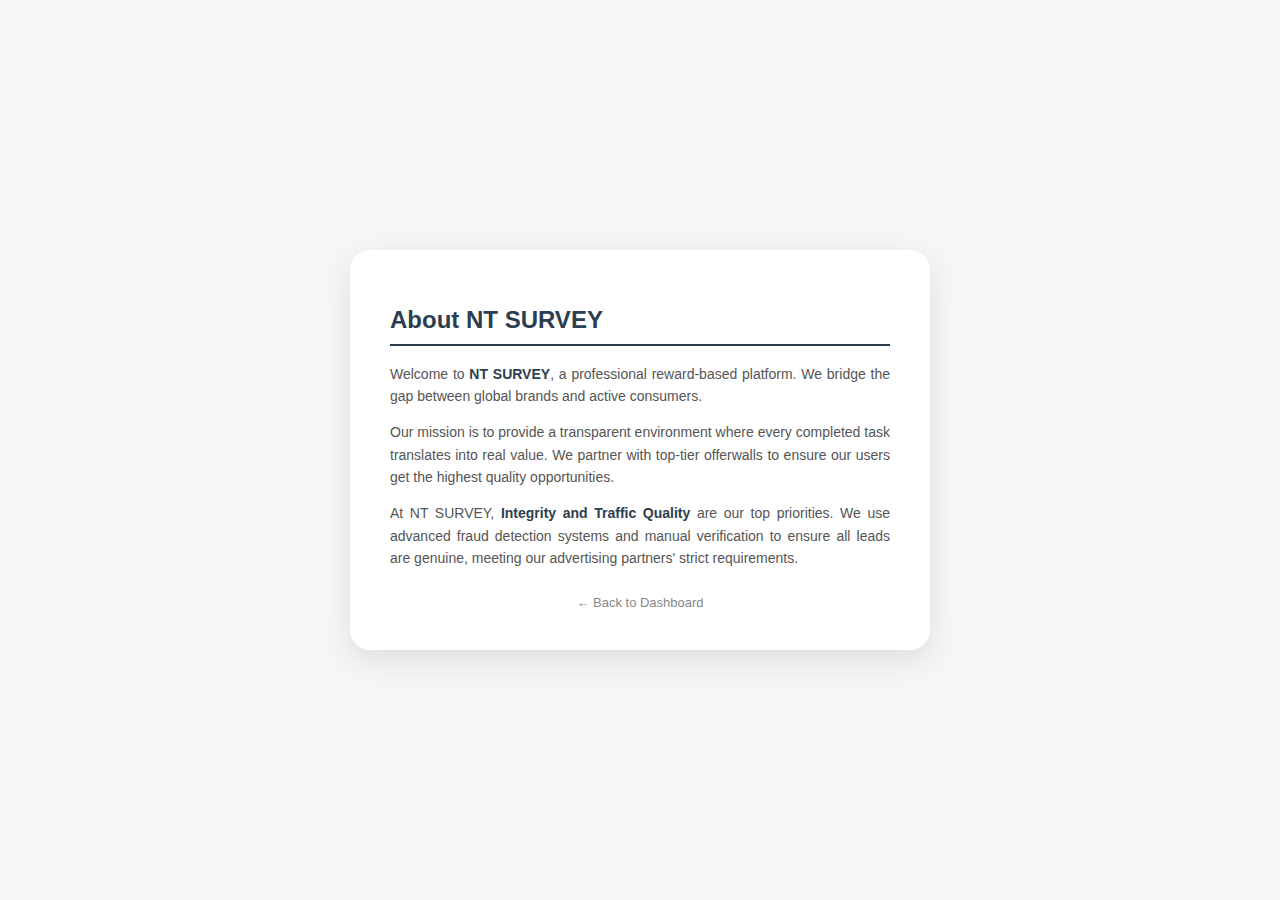
<file: about.html>
<!DOCTYPE html>
<html lang="en">
<head>
    <meta charset="UTF-8">
    <meta name="viewport" content="width=device-width, initial-scale=1.0">
    <title>About Us - NT SURVEY</title>
    <style>
        body { background-color: #f4f7f6; color: #333; font-family: 'Segoe UI', sans-serif; margin: 0; display: flex; justify-content: center; align-items: center; min-height: 100vh; }
        .card { background: #ffffff; width: 90%; max-width: 500px; padding: 40px; border-radius: 20px; box-shadow: 0 10px 30px rgba(0,0,0,0.1); }
        h1 { color: #2c3e50; font-size: 24px; border-bottom: 2px solid #2c3e50; padding-bottom: 10px; }
        p { font-size: 14px; line-height: 1.6; text-align: justify; color: #555; }
        .highlight { color: #2c3e50; font-weight: bold; }
        .back-link { display: block; margin-top: 25px; font-size: 13px; color: #888; text-decoration: none; text-align: center; }
    </style>
</head>
<body>
    <div class="card">
        <h1>About NT SURVEY</h1>
        <p>Welcome to <span class="highlight">NT SURVEY</span>, a professional reward-based platform. We bridge the gap between global brands and active consumers.</p>
        
        <p>Our mission is to provide a transparent environment where every completed task translates into real value. We partner with top-tier offerwalls to ensure our users get the highest quality opportunities.</p>
        
        <p>At NT SURVEY, <span class="highlight">Integrity and Traffic Quality</span> are our top priorities. We use advanced fraud detection systems and manual verification to ensure all leads are genuine, meeting our advertising partners' strict requirements.</p>
        
        <a href="dashboard.html" class="back-link">← Back to Dashboard</a>
    </div>
</body>
</html>
</file>
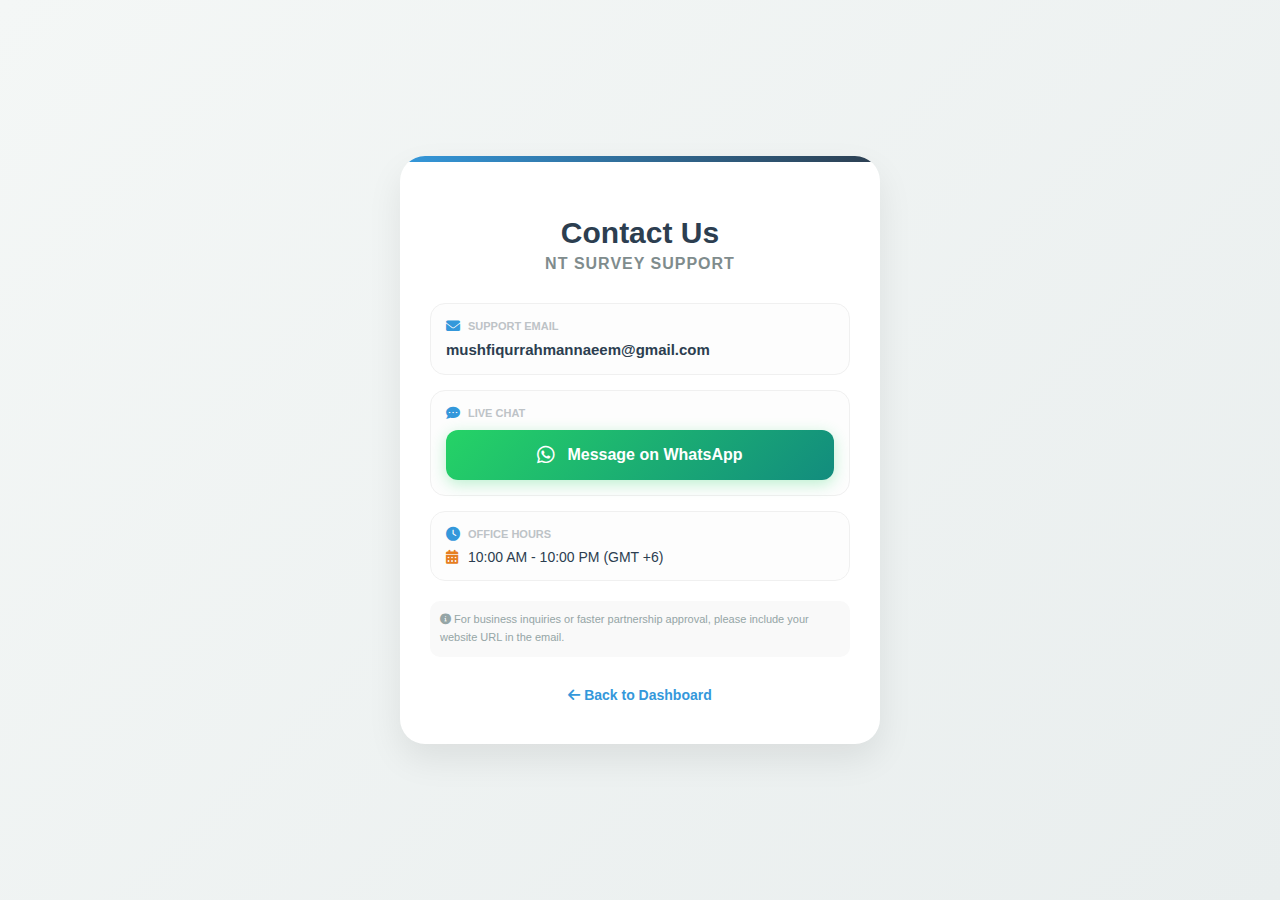
<file: contact.html>
<!DOCTYPE html>
<html lang="en">
<head>
    <meta charset="UTF-8">
    <meta name="viewport" content="width=device-width, initial-scale=1.0">
    <title>Contact Us - NT SURVEY</title>
    <link rel="stylesheet" href="https://cdnjs.cloudflare.com/ajax/libs/font-awesome/6.0.0/css/all.min.css">
    <style>
        body { 
            background: linear-gradient(135deg, #f4f7f6 0%, #e9eeee 100%); 
            color: #333; 
            font-family: 'Segoe UI', Tahoma, Geneva, Verdana, sans-serif; 
            margin: 0; 
            display: flex; 
            justify-content: center; 
            align-items: center; 
            min-height: 100vh; 
        }
        
        .contact-card { 
            background: #ffffff; 
            width: 90%; 
            max-width: 420px; 
            padding: 40px 30px; 
            border-radius: 25px; 
            box-shadow: 0 15px 35px rgba(0,0,0,0.08); 
            text-align: center;
            position: relative;
            overflow: hidden;
        }

        /* Top Accent Bar */
        .contact-card::before {
            content: "";
            position: absolute;
            top: 0; left: 0; right: 0;
            height: 6px;
            background: linear-gradient(90deg, #3498db, #2c3e50);
        }

        h1 { color: #2c3e50; font-size: 30px; margin-bottom: 5px; }
        .brand { font-weight: 600; color: #7f8c8d; margin-bottom: 30px; display: block; letter-spacing: 1px; }

        .info-section { text-align: left; margin-top: 10px; }

        .contact-item {
            background: #fdfdfd;
            border: 1px solid #f0f0f0;
            padding: 15px;
            border-radius: 15px;
            margin-bottom: 15px;
            transition: transform 0.3s ease;
        }
        .contact-item:hover { transform: translateY(-3px); box-shadow: 0 5px 15px rgba(0,0,0,0.05); }

        .label { 
            font-size: 11px; 
            font-weight: 800; 
            color: #bdc3c7; 
            display: flex; 
            align-items: center; 
            gap: 8px;
            text-transform: uppercase; 
            margin-bottom: 8px; 
        }
        .label i { color: #3498db; font-size: 14px; }

        .value a { 
            font-size: 15px; 
            color: #2c3e50; 
            font-weight: 600; 
            text-decoration: none;
            word-break: break-all;
        }

        .whatsapp-btn { 
            background: linear-gradient(135deg, #25d366 0%, #128c7e 100%); 
            color: white; 
            text-decoration: none; 
            padding: 15px; 
            border-radius: 12px; 
            display: flex; 
            align-items: center; 
            justify-content: center; 
            gap: 12px; 
            font-weight: bold; 
            margin-top: 10px;
            box-shadow: 0 4px 15px rgba(37, 211, 102, 0.3);
            transition: all 0.3s ease;
        }
        .whatsapp-btn:hover { opacity: 0.9; transform: scale(1.02); }

        .hours-box {
            display: flex;
            align-items: center;
            gap: 10px;
            color: #2c3e50;
            font-size: 14px;
            font-weight: 500;
        }

        .back-link { 
            display: inline-block; 
            margin-top: 30px; 
            font-size: 14px; 
            color: #3498db; 
            font-weight: 600;
            text-decoration: none;
            transition: color 0.3s;
        }
        .back-link:hover { color: #2c3e50; }

        .note {
            font-size: 11px; 
            color: #95a5a6; 
            line-height: 1.6;
            margin-top: 20px;
            background: #f9f9f9;
            padding: 10px;
            border-radius: 10px;
        }
    </style>
</head>
<body>

    <div class="contact-card">
        <h1>Contact Us</h1>
        <span class="brand">NT SURVEY SUPPORT</span>

        <div class="info-section">
            <div class="contact-item">
                <span class="label"><i class="fas fa-envelope"></i> Support Email</span>
                <div class="value">
                    <a href="mailto:mushfiqurrahmannaeem@gmail.com">mushfiqurrahmannaeem@gmail.com</a>
                </div>
            </div>

            <div class="contact-item">
                <span class="label"><i class="fas fa-comment-dots"></i> Live Chat</span>
                <a href="https://wa.me/8801914027088" target="_blank" class="whatsapp-btn">
                    <i class="fab fa-whatsapp" style="font-size: 20px;"></i> Message on WhatsApp
                </a>
            </div>

            <div class="contact-item">
                <span class="label"><i class="fas fa-clock"></i> Office Hours</span>
                <div class="hours-box">
                    <i class="fas fa-calendar-alt" style="color: #e67e22;"></i>
                    <span>10:00 AM - 10:00 PM (GMT +6)</span>
                </div>
            </div>
            
            <div class="note">
                <i class="fas fa-info-circle"></i> 
                For business inquiries or faster partnership approval, please include your website URL in the email.
            </div>
        </div>

        <a href="dashboard.html" class="back-link"><i class="fas fa-arrow-left"></i> Back to Dashboard</a>
    </div>

</body>
</html>
</file>
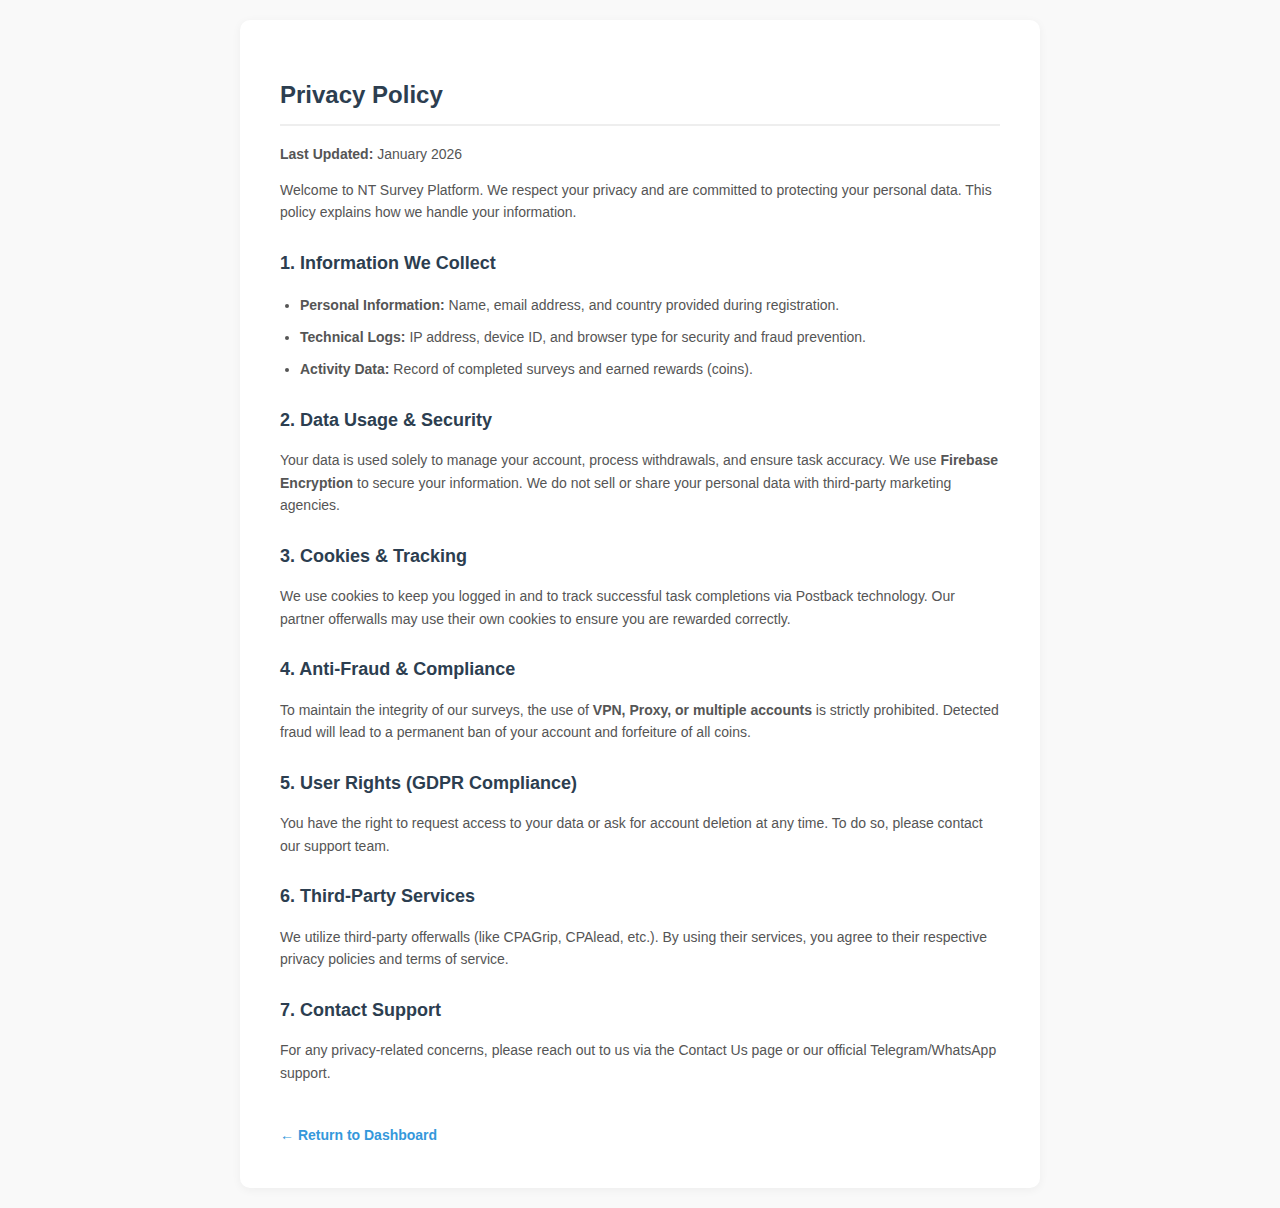
<file: policy.html>
<!DOCTYPE html>
<html lang="en">
<head>
    <meta charset="UTF-8">
    <meta name="viewport" content="width=device-width, initial-scale=1.0">
    <title>Privacy Policy | NT Survey Platform</title>
    <style>
        body { 
            font-family: 'Segoe UI', Arial, sans-serif; 
            line-height: 1.6; 
            color: #333; 
            background-color: #f9f9f9; 
            max-width: 800px; 
            margin: 0 auto; 
            padding: 20px; 
        }
        .container { 
            background: #fff; 
            padding: 40px; 
            border-radius: 10px;
            box-shadow: 0 2px 10px rgba(0,0,0,0.05);
        }
        h1 { 
            font-size: 24px; 
            color: #2c3e50;
            border-bottom: 2px solid #eee; 
            padding-bottom: 10px; 
        }
        h2 { 
            font-size: 18px; 
            color: #2c3e50;
            margin-top: 25px; 
        }
        p, li { 
            font-size: 14px; 
            color: #555;
            margin-bottom: 10px; 
        }
        ul { padding-left: 20px; }
        .back-link { 
            display: inline-block; 
            margin-top: 30px; 
            color: #3498db; 
            text-decoration: none; 
            font-weight: bold;
            font-size: 14px;
        }
        .back-link:hover { text-decoration: underline; }
    </style>
</head>
<body>
    <div class="container">
        <h1>Privacy Policy</h1>
        <p><strong>Last Updated:</strong> January 2026</p>
        <p>Welcome to NT Survey Platform. We respect your privacy and are committed to protecting your personal data. This policy explains how we handle your information.</p>

        <h2>1. Information We Collect</h2>
        <ul>
            <li><strong>Personal Information:</strong> Name, email address, and country provided during registration.</li>
            <li><strong>Technical Logs:</strong> IP address, device ID, and browser type for security and fraud prevention.</li>
            <li><strong>Activity Data:</strong> Record of completed surveys and earned rewards (coins).</li>
        </ul>

        <h2>2. Data Usage & Security</h2>
        <p>Your data is used solely to manage your account, process withdrawals, and ensure task accuracy. We use <strong>Firebase Encryption</strong> to secure your information. We do not sell or share your personal data with third-party marketing agencies.</p>
        
        <h2>3. Cookies & Tracking</h2>
        <p>We use cookies to keep you logged in and to track successful task completions via Postback technology. Our partner offerwalls may use their own cookies to ensure you are rewarded correctly.</p>

        <h2>4. Anti-Fraud & Compliance</h2>
        <p>To maintain the integrity of our surveys, the use of <strong>VPN, Proxy, or multiple accounts</strong> is strictly prohibited. Detected fraud will lead to a permanent ban of your account and forfeiture of all coins.</p>

        <h2>5. User Rights (GDPR Compliance)</h2>
        <p>You have the right to request access to your data or ask for account deletion at any time. To do so, please contact our support team.</p>

        <h2>6. Third-Party Services</h2>
        <p>We utilize third-party offerwalls (like CPAGrip, CPAlead, etc.). By using their services, you agree to their respective privacy policies and terms of service.</p>

        <h2>7. Contact Support</h2>
        <p>For any privacy-related concerns, please reach out to us via the Contact Us page or our official Telegram/WhatsApp support.</p>

        <a href="dashboard.html" class="back-link">← Return to Dashboard</a>
    </div>
</body>
</html>
</file>
